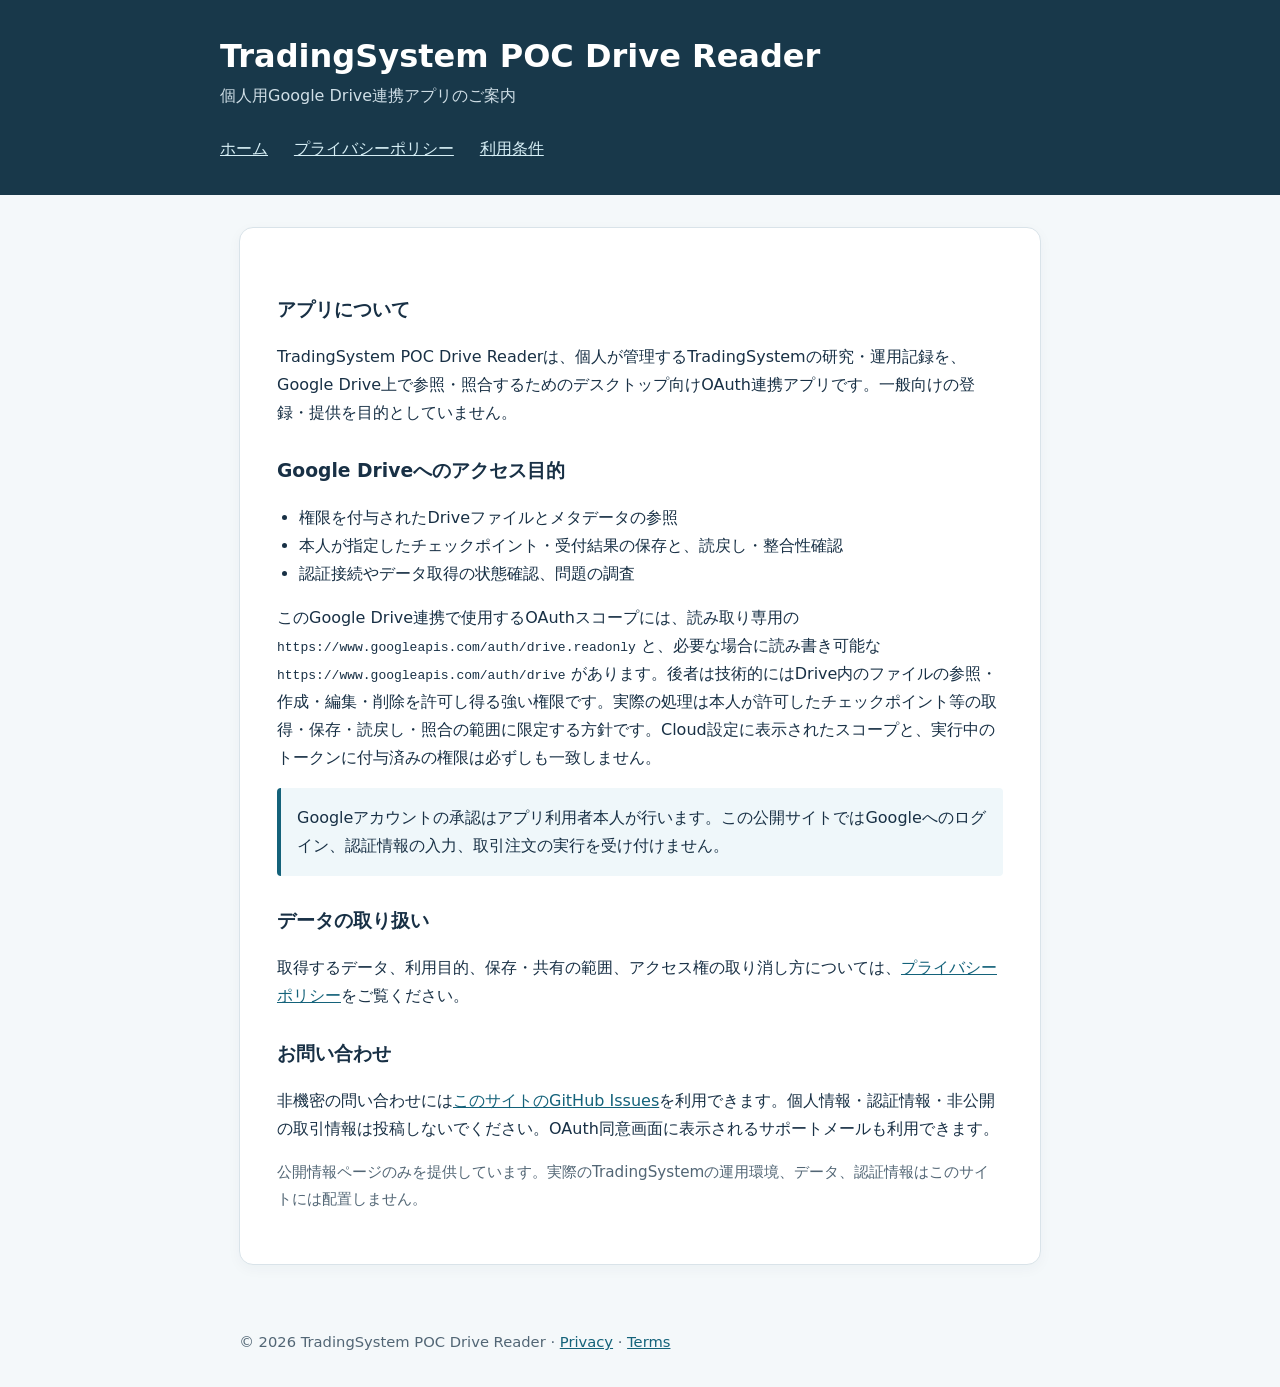
<file: index.html>
<!doctype html>
<html lang="ja">
<head>
  <meta charset="utf-8">
  <meta name="viewport" content="width=device-width, initial-scale=1">
  <meta name="description" content="TradingSystem POC Drive Reader の機能とGoogle Driveデータの取り扱いについて。">
  <title>TradingSystem POC Drive Reader | アプリ情報</title>
  <link rel="stylesheet" href="./styles.css">
</head>
<body>
  <header>
    <h1>TradingSystem POC Drive Reader</h1>
    <p>個人用Google Drive連携アプリのご案内</p>
    <nav aria-label="ページ案内">
      <a href="./index.html" aria-current="page">ホーム</a>
      <a href="./privacy.html">プライバシーポリシー</a>
      <a href="./terms.html">利用条件</a>
    </nav>
  </header>
  <main>
    <article>
      <h2>アプリについて</h2>
      <p>TradingSystem POC Drive Readerは、個人が管理するTradingSystemの研究・運用記録を、Google Drive上で参照・照合するためのデスクトップ向けOAuth連携アプリです。一般向けの登録・提供を目的としていません。</p>
      <h2>Google Driveへのアクセス目的</h2>
      <ul>
        <li>権限を付与されたDriveファイルとメタデータの参照</li>
        <li>本人が指定したチェックポイント・受付結果の保存と、読戻し・整合性確認</li>
        <li>認証接続やデータ取得の状態確認、問題の調査</li>
      </ul>
      <p>このGoogle Drive連携で使用するOAuthスコープには、読み取り専用の <code>https://www.googleapis.com/auth/drive.readonly</code> と、必要な場合に読み書き可能な <code>https://www.googleapis.com/auth/drive</code> があります。後者は技術的にはDrive内のファイルの参照・作成・編集・削除を許可し得る強い権限です。実際の処理は本人が許可したチェックポイント等の取得・保存・読戻し・照合の範囲に限定する方針です。Cloud設定に表示されたスコープと、実行中のトークンに付与済みの権限は必ずしも一致しません。</p>
      <p class="notice">Googleアカウントの承認はアプリ利用者本人が行います。この公開サイトではGoogleへのログイン、認証情報の入力、取引注文の実行を受け付けません。</p>
      <h2>データの取り扱い</h2>
      <p>取得するデータ、利用目的、保存・共有の範囲、アクセス権の取り消し方については、<a href="./privacy.html">プライバシーポリシー</a>をご覧ください。</p>
      <h2>お問い合わせ</h2>
      <p>非機密の問い合わせには<a href="https://github.com/moyashimisosoup/trading-system-oauth-info/issues">このサイトのGitHub Issues</a>を利用できます。個人情報・認証情報・非公開の取引情報は投稿しないでください。OAuth同意画面に表示されるサポートメールも利用できます。</p>
      <p class="small">公開情報ページのみを提供しています。実際のTradingSystemの運用環境、データ、認証情報はこのサイトには配置しません。</p>
    </article>
  </main>
  <footer>© 2026 TradingSystem POC Drive Reader · <a href="./privacy.html">Privacy</a> · <a href="./terms.html">Terms</a></footer>
</body>
</html>
</file>
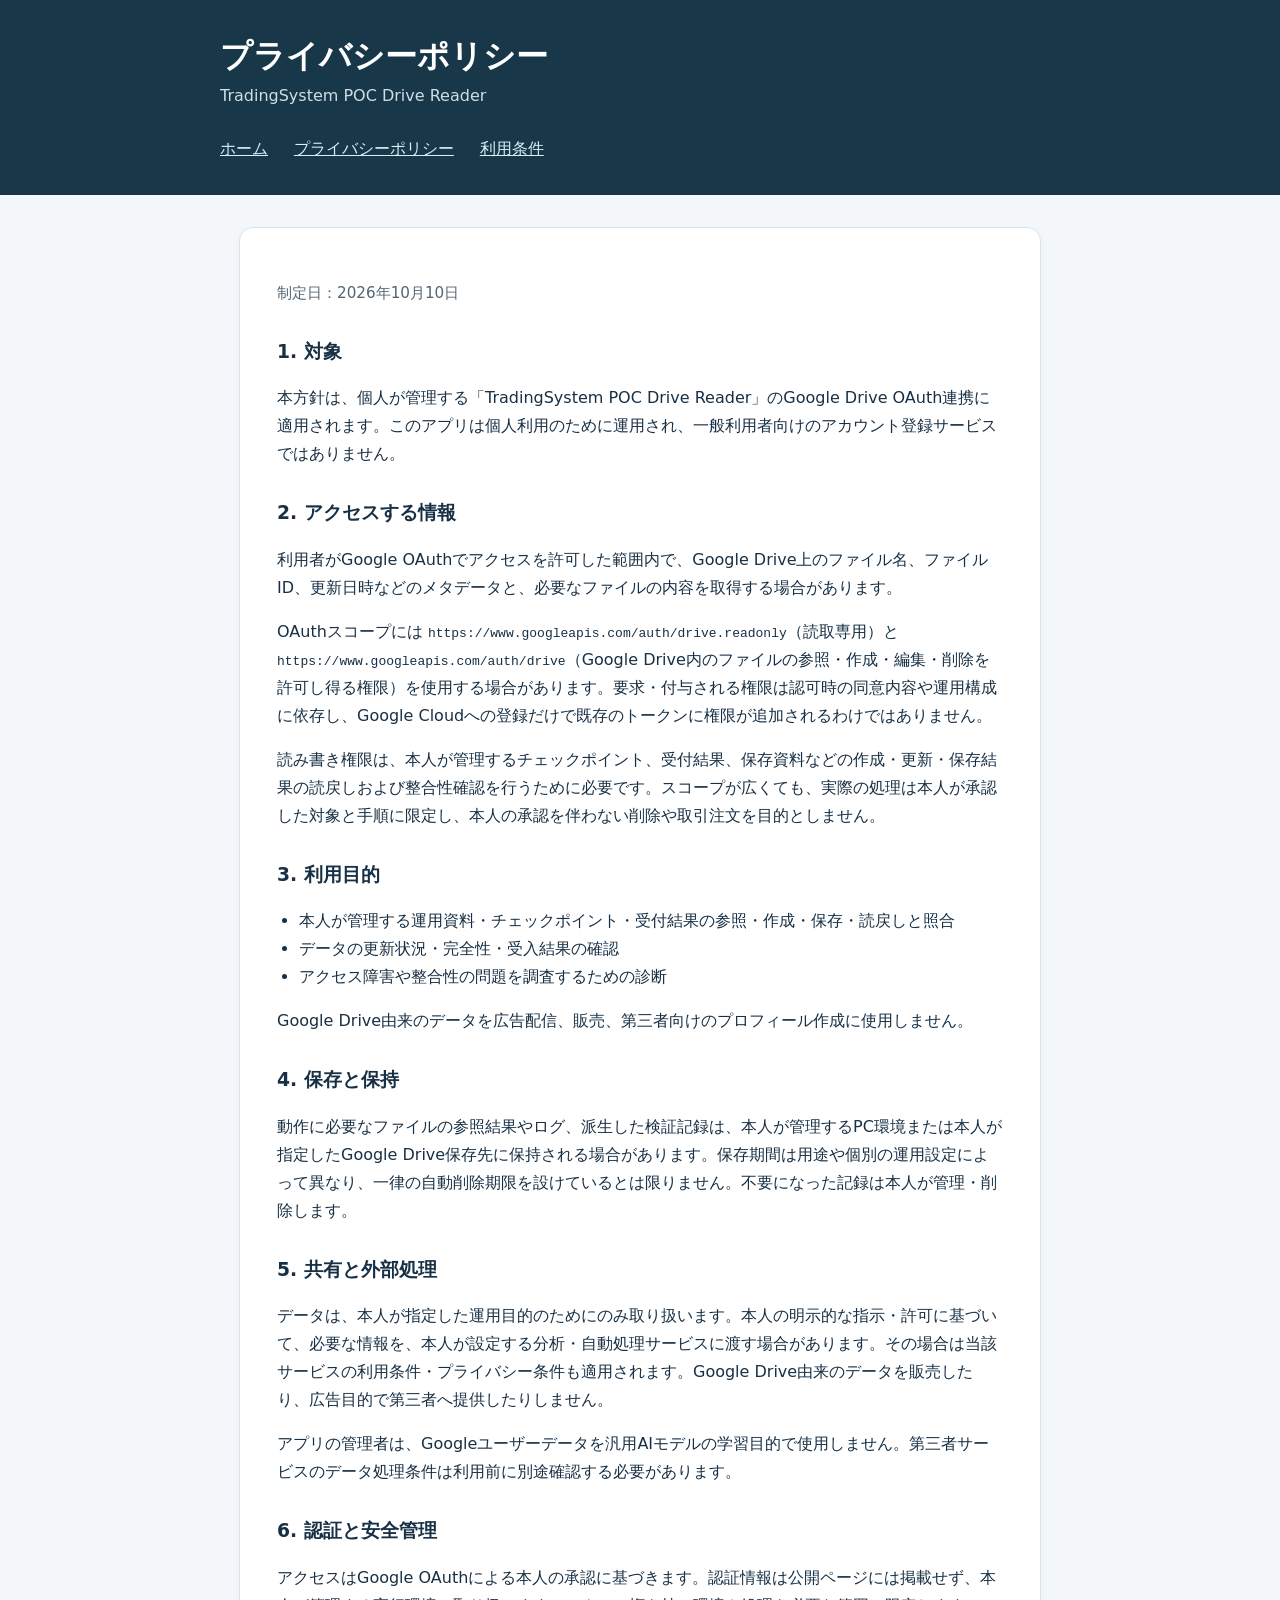
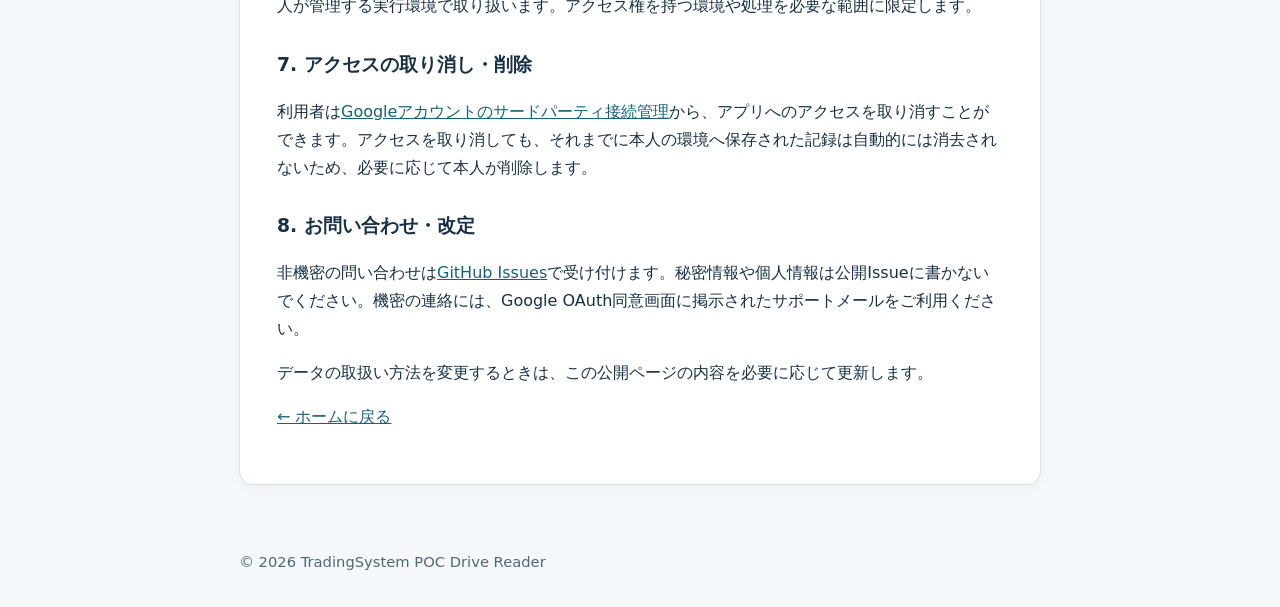
<file: privacy.html>
<!doctype html>
<html lang="ja">
<head>
  <meta charset="utf-8">
  <meta name="viewport" content="width=device-width, initial-scale=1">
  <meta name="description" content="TradingSystem POC Drive Readerのプライバシーポリシー。">
  <title>プライバシーポリシー | TradingSystem POC Drive Reader</title>
  <link rel="stylesheet" href="./styles.css">
</head>
<body>
  <header>
    <h1>プライバシーポリシー</h1>
    <p>TradingSystem POC Drive Reader</p>
    <nav aria-label="ページ案内">
      <a href="./index.html">ホーム</a>
      <a href="./privacy.html" aria-current="page">プライバシーポリシー</a>
      <a href="./terms.html">利用条件</a>
    </nav>
  </header>
  <main>
    <article>
      <p class="small">制定日：2026年10月10日</p>
      <h2>1. 対象</h2>
      <p>本方針は、個人が管理する「TradingSystem POC Drive Reader」のGoogle Drive OAuth連携に適用されます。このアプリは個人利用のために運用され、一般利用者向けのアカウント登録サービスではありません。</p>
      <h2>2. アクセスする情報</h2>
      <p>利用者がGoogle OAuthでアクセスを許可した範囲内で、Google Drive上のファイル名、ファイルID、更新日時などのメタデータと、必要なファイルの内容を取得する場合があります。</p>
      <p>OAuthスコープには <code>https://www.googleapis.com/auth/drive.readonly</code>（読取専用）と <code>https://www.googleapis.com/auth/drive</code>（Google Drive内のファイルの参照・作成・編集・削除を許可し得る権限）を使用する場合があります。要求・付与される権限は認可時の同意内容や運用構成に依存し、Google Cloudへの登録だけで既存のトークンに権限が追加されるわけではありません。</p><p>読み書き権限は、本人が管理するチェックポイント、受付結果、保存資料などの作成・更新・保存結果の読戻しおよび整合性確認を行うために必要です。スコープが広くても、実際の処理は本人が承認した対象と手順に限定し、本人の承認を伴わない削除や取引注文を目的としません。</p>
      <h2>3. 利用目的</h2>
      <ul>
        <li>本人が管理する運用資料・チェックポイント・受付結果の参照・作成・保存・読戻しと照合</li>
        <li>データの更新状況・完全性・受入結果の確認</li>
        <li>アクセス障害や整合性の問題を調査するための診断</li>
      </ul>
      <p>Google Drive由来のデータを広告配信、販売、第三者向けのプロフィール作成に使用しません。</p>
      <h2>4. 保存と保持</h2>
      <p>動作に必要なファイルの参照結果やログ、派生した検証記録は、本人が管理するPC環境または本人が指定したGoogle Drive保存先に保持される場合があります。保存期間は用途や個別の運用設定によって異なり、一律の自動削除期限を設けているとは限りません。不要になった記録は本人が管理・削除します。</p>
      <h2>5. 共有と外部処理</h2>
      <p>データは、本人が指定した運用目的のためにのみ取り扱います。本人の明示的な指示・許可に基づいて、必要な情報を、本人が設定する分析・自動処理サービスに渡す場合があります。その場合は当該サービスの利用条件・プライバシー条件も適用されます。Google Drive由来のデータを販売したり、広告目的で第三者へ提供したりしません。</p>
      <p>アプリの管理者は、Googleユーザーデータを汎用AIモデルの学習目的で使用しません。第三者サービスのデータ処理条件は利用前に別途確認する必要があります。</p>
      <h2>6. 認証と安全管理</h2>
      <p>アクセスはGoogle OAuthによる本人の承認に基づきます。認証情報は公開ページには掲載せず、本人が管理する実行環境で取り扱います。アクセス権を持つ環境や処理を必要な範囲に限定します。</p>
      <h2>7. アクセスの取り消し・削除</h2>
      <p>利用者は<a href="https://myaccount.google.com/connections">Googleアカウントのサードパーティ接続管理</a>から、アプリへのアクセスを取り消すことができます。アクセスを取り消しても、それまでに本人の環境へ保存された記録は自動的には消去されないため、必要に応じて本人が削除します。</p>
      <h2>8. お問い合わせ・改定</h2>
      <p>非機密の問い合わせは<a href="https://github.com/moyashimisosoup/trading-system-oauth-info/issues">GitHub Issues</a>で受け付けます。秘密情報や個人情報は公開Issueに書かないでください。機密の連絡には、Google OAuth同意画面に掲示されたサポートメールをご利用ください。</p>
      <p>データの取扱い方法を変更するときは、この公開ページの内容を必要に応じて更新します。</p>
      <p><a href="./index.html">← ホームに戻る</a></p>
    </article>
  </main>
  <footer>© 2026 TradingSystem POC Drive Reader</footer>
</body>
</html>
</file>
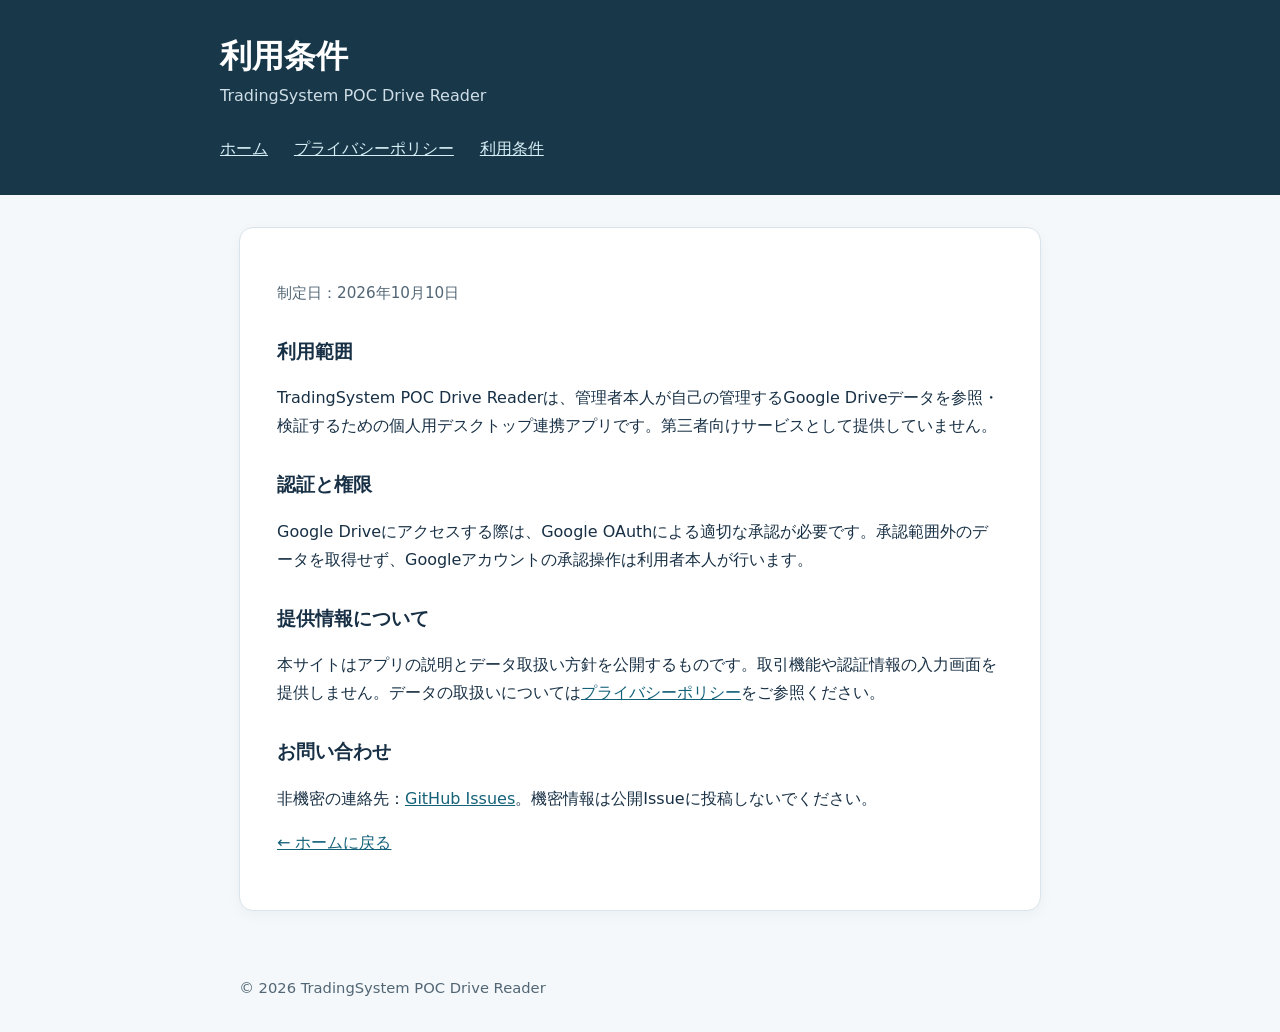
<file: terms.html>
<!doctype html>
<html lang="ja">
<head>
  <meta charset="utf-8">
  <meta name="viewport" content="width=device-width, initial-scale=1">
  <title>利用条件 | TradingSystem POC Drive Reader</title>
  <link rel="stylesheet" href="./styles.css">
</head>
<body>
  <header>
    <h1>利用条件</h1>
    <p>TradingSystem POC Drive Reader</p>
    <nav aria-label="ページ案内">
      <a href="./index.html">ホーム</a>
      <a href="./privacy.html">プライバシーポリシー</a>
      <a href="./terms.html" aria-current="page">利用条件</a>
    </nav>
  </header>
  <main>
    <article>
      <p class="small">制定日：2026年10月10日</p>
      <h2>利用範囲</h2>
      <p>TradingSystem POC Drive Readerは、管理者本人が自己の管理するGoogle Driveデータを参照・検証するための個人用デスクトップ連携アプリです。第三者向けサービスとして提供していません。</p>
      <h2>認証と権限</h2>
      <p>Google Driveにアクセスする際は、Google OAuthによる適切な承認が必要です。承認範囲外のデータを取得せず、Googleアカウントの承認操作は利用者本人が行います。</p>
      <h2>提供情報について</h2>
      <p>本サイトはアプリの説明とデータ取扱い方針を公開するものです。取引機能や認証情報の入力画面を提供しません。データの取扱いについては<a href="./privacy.html">プライバシーポリシー</a>をご参照ください。</p>
      <h2>お問い合わせ</h2>
      <p>非機密の連絡先：<a href="https://github.com/moyashimisosoup/trading-system-oauth-info/issues">GitHub Issues</a>。機密情報は公開Issueに投稿しないでください。</p>
      <p><a href="./index.html">← ホームに戻る</a></p>
    </article>
  </main>
  <footer>© 2026 TradingSystem POC Drive Reader</footer>
</body>
</html>
</file>
<file: styles.css>
/* Public informational pages only. No scripts, trackers, or external fonts. */
:root { color-scheme: light; --ink:#183045; --muted:#526675; --border:#d9e3e9; --bg:#f4f8fa; --surface:#fff; --accent:#14627a; }
* {box-sizing:border-box}
html {font-family:system-ui,-apple-system,"Segoe UI",sans-serif;line-height:1.75;background:var(--bg);color:var(--ink)}
body {margin:0}
header {background:#18384a;color:white;padding:2rem max(1.25rem, calc((100vw - 840px) / 2))}
header p {margin:.2rem 0 0;color:#cfdee6}
main {max-width:840px;margin:2rem auto;padding:0 1.2rem 2rem}
article {background:var(--surface);border:1px solid var(--border);border-radius:14px;padding:clamp(1.3rem, 4vw, 2.3rem);box-shadow:0 4px 14px rgba(24,48,69,.04)}
h1 {font-size:clamp(1.45rem,4vw,2rem);line-height:1.35;margin:.2rem 0}
h2 {font-size:1.17rem;margin:1.8rem 0 .55rem}
p, li {overflow-wrap:anywhere}
a {color:var(--accent)}
a:hover {text-decoration-thickness:2px}
nav a {margin-right:1.3rem}
nav {margin:1.6rem 0 0}
nav a {color:#d7eff6}
footer {max-width:840px;margin:0 auto 2rem;padding:0 1.2rem;color:var(--muted);font-size:.92rem}
ul {padding-left:1.4rem}
.small {color:var(--muted);font-size:.95rem}
.notice {padding:1rem;border-left:4px solid var(--accent);background:#eff7fa;border-radius:4px}
:focus-visible {outline:3px solid var(--accent);outline-offset:3px}
</file>
